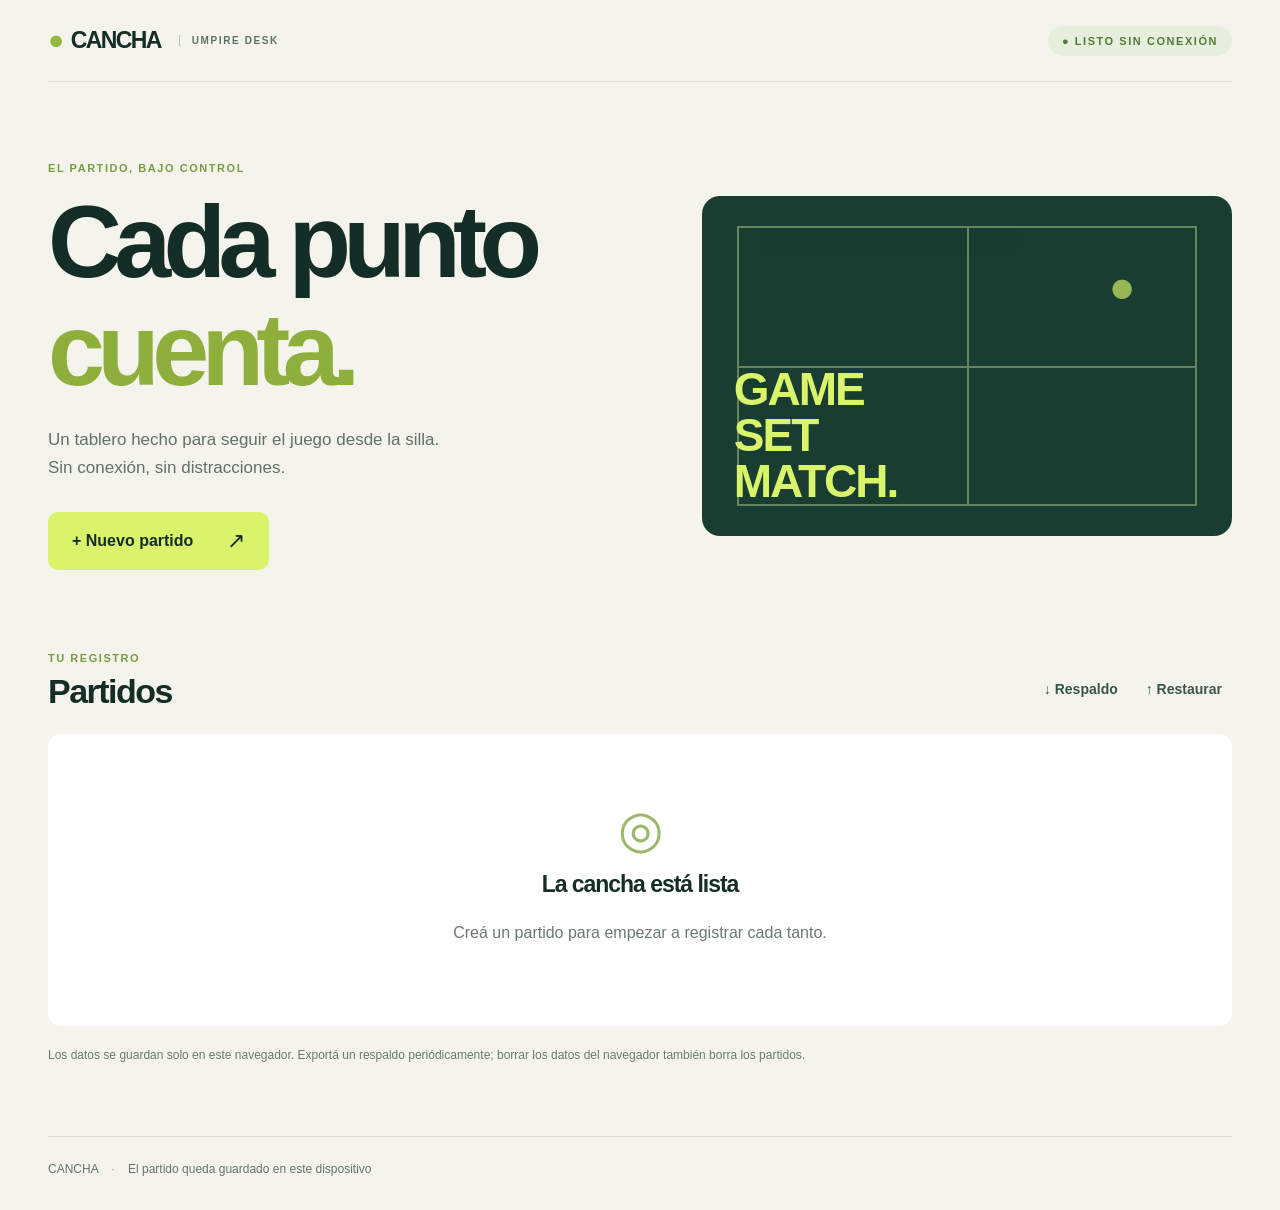
<file: index.html>
<!doctype html>
<html lang="es">
<head>
  <meta charset="utf-8">
  <meta name="viewport" content="width=device-width, initial-scale=1, viewport-fit=cover">
  <meta name="theme-color" content="#142d27">
  <meta name="description" content="Tablero de tenis para jueces de silla. Funciona sin conexión.">
  <link rel="manifest" href="./manifest.webmanifest">
  <link rel="icon" href="./icon.svg" type="image/svg+xml">
  <link rel="stylesheet" href="./styles.css">
  <title>Cancha · Tablero de tenis</title>
</head>
<body>
  <div class="shell">
    <header class="topbar">
      <a class="brand" href="#" id="home-link"><span class="brand-mark">●</span> CANCHA <small>UMPIRE DESK</small></a>
      <span class="offline-pill" id="network-status">● LISTO SIN CONEXIÓN</span>
    </header>
    <main id="app"></main>
    <footer>CANCHA <span>·</span> El partido queda guardado en este dispositivo</footer>
  </div>
  <div id="toast" role="status" aria-live="polite"></div>
  <script type="module" src="./app.js"></script>
</body>
</html>
</file>
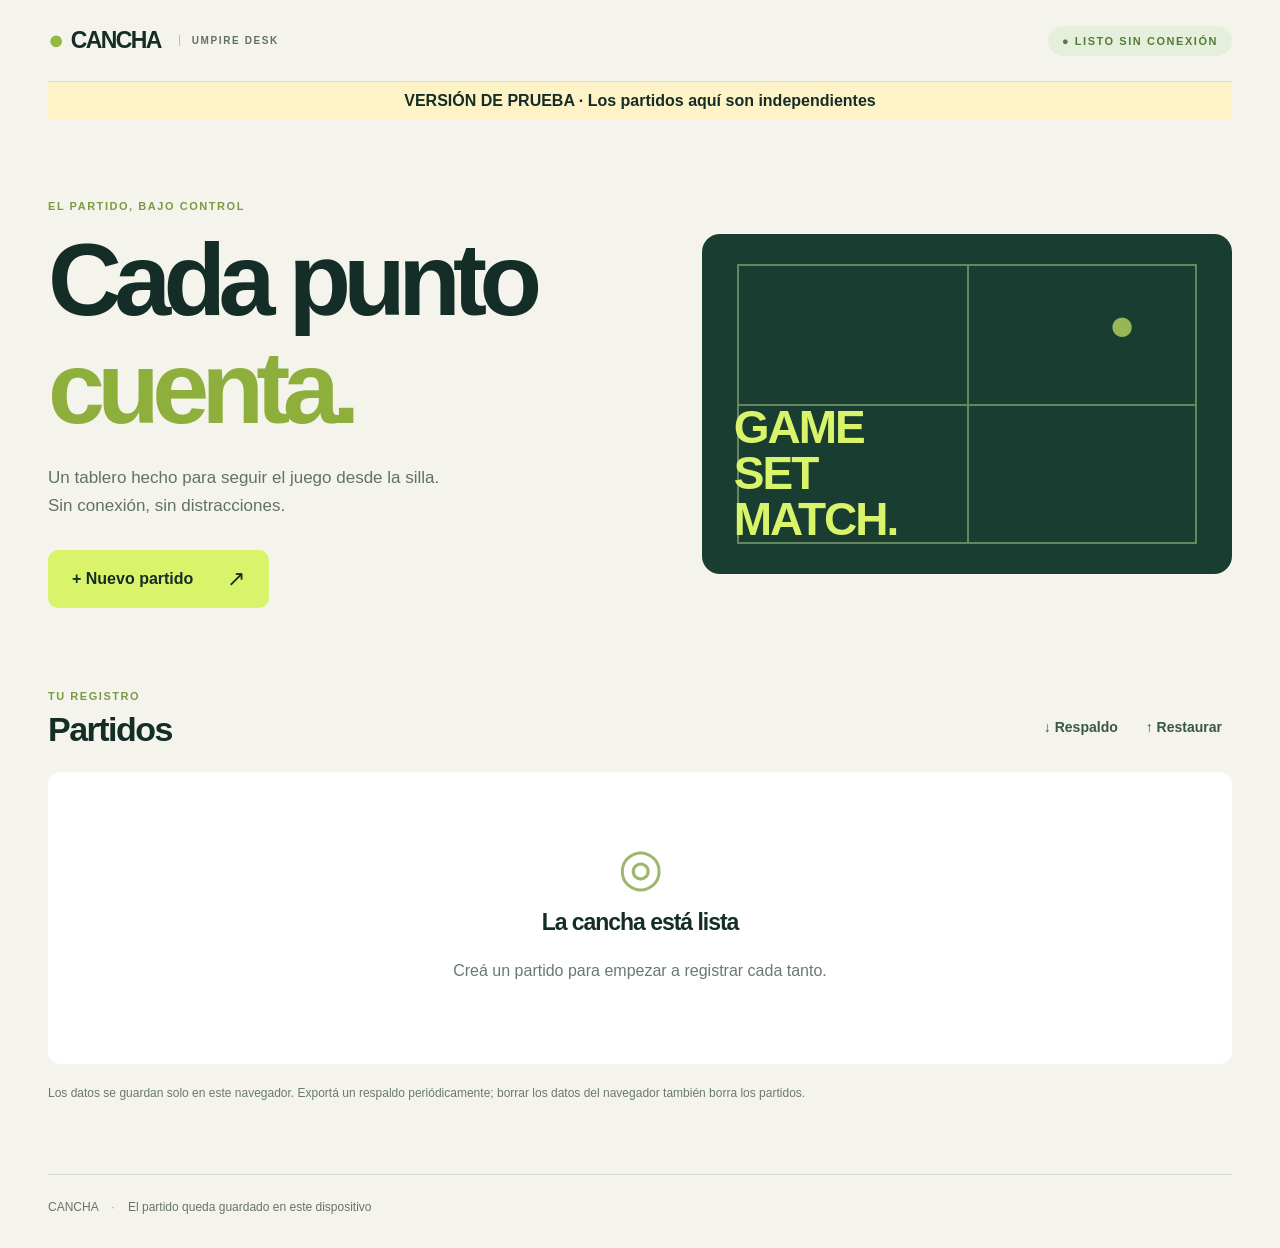
<file: prueba/index.html>
<!doctype html>
<html lang="es">
<head>
  <meta charset="utf-8">
  <meta name="viewport" content="width=device-width, initial-scale=1, viewport-fit=cover">
  <meta name="theme-color" content="#142d27">
  <meta name="description" content="Tablero de tenis para jueces de silla. Funciona sin conexión.">
  <link rel="manifest" href="./manifest.webmanifest">
  <link rel="icon" href="./icon.svg" type="image/svg+xml">
  <link rel="stylesheet" href="./styles.css">
  <title>PRUEBA · Cancha · Tablero de tenis</title>
</head>
<body>
  <div class="shell">
    <header class="topbar">
      <a class="brand" href="#" id="home-link"><span class="brand-mark">●</span> CANCHA <small>UMPIRE DESK</small></a>
      <span class="offline-pill" id="network-status">● LISTO SIN CONEXIÓN</span>
    </header>
    <div style="background:#fef3c7;padding:10px;text-align:center;font-weight:bold">VERSIÓN DE PRUEBA · Los partidos aquí son independientes</div><main id="app"></main>
    <footer>CANCHA <span>·</span> El partido queda guardado en este dispositivo</footer>
  </div>
  <div id="toast" role="status" aria-live="polite"></div>
  <script type="module" src="./app.js"></script>
</body>
</html>
</file>
<file: styles.css>
:root{font-family:"DM Sans",Arial,sans-serif;color:#142d27;background:#f4f4ec;font-synthesis:none}
*{box-sizing:border-box}
[hidden]{display:none!important}
body{margin:0;min-width:320px}
button,input,select{font:inherit}
button{cursor:pointer}
button:disabled{opacity:.45;cursor:not-allowed}
button:focus-visible,input:focus-visible,select:focus-visible,a:focus-visible{outline:3px solid #5b7fef;outline-offset:3px}
.shell{max-width:1280px;margin:auto;padding:0 clamp(16px,4vw,48px)}
.topbar{height:82px;display:flex;align-items:center;justify-content:space-between;border-bottom:1px solid #dcded3;gap:12px}
.brand{font-family:"Space Grotesk",sans-serif;font-weight:700;font-size:23px;letter-spacing:-1.6px;color:#142d27;text-decoration:none;white-space:nowrap;display:flex;align-items:center;gap:8px}
.brand-mark{color:#92b941;font-size:27px}
.brand small{border-left:1px solid #b7c1af;padding-left:12px;margin-left:10px;font:700 10px "DM Sans",sans-serif;letter-spacing:1.6px;color:#607065}
.offline-pill,.eyebrow,.badge,.team-tag,.field-label{font-size:11px;letter-spacing:1.55px;font-weight:800}
.offline-pill{color:#527d37;background:#e6eedc;border-radius:20px;padding:9px 14px;white-space:nowrap}
footer{border-top:1px solid #dcded3;padding:25px 0 34px;margin-top:72px;color:#66746b;font-size:12px}
footer span{padding:0 10px;color:#9bab9e}
h1,h2,h3,p{margin-top:0}
h1,h2,h3{font-family:"Space Grotesk",sans-serif;letter-spacing:-.045em}
h1{font-size:clamp(44px,6vw,72px);line-height:1.05;margin-bottom:20px}
h2{font-size:clamp(25px,3vw,34px);line-height:1.15;margin-bottom:0}
h3{font-size:23px}
.eyebrow{color:#7a9a44;margin-bottom:14px}
.accent,em{color:#8eaf3c;font-style:normal}
.button{border:0;border-radius:10px;display:inline-flex;align-items:center;justify-content:center;gap:12px;padding:13px 18px;font-weight:700;font-size:14px;min-height:44px;text-decoration:none;white-space:nowrap}
.button.primary{background:#d9f36a;color:#142d27}
.button.primary:hover{background:#c9e64c}
.button.large{font-size:16px;min-height:58px;padding:16px 24px}
.button.large span{font-size:22px;margin-left:22px}
.button.outline{border:1px solid #bac7b8;background:transparent;color:#244339}
.button.outline:hover,.button.subtle:hover{background:#e5ecdc}
.button.subtle{background:transparent;color:#385749;padding:10px}
.button.full{width:100%;margin-top:22px}
.hero{display:grid;grid-template-columns:1fr .85fr;gap:30px;align-items:center;padding:80px 0 82px}
.hero h1{font-size:clamp(54px,8vw,104px);letter-spacing:-.075em;margin-bottom:23px}
.hero p:not(.eyebrow){font-size:17px;color:#617168;max-width:400px;line-height:1.65;margin-bottom:30px}
.hero-court{background:#193e31;border-radius:18px;height:340px;position:relative;overflow:hidden;padding:32px;display:flex;align-items:flex-end;justify-content:space-between}
.court-lines{position:absolute;inset:30px 35px;border:2px solid #8eac79;opacity:.65}
.court-lines:before{content:"";position:absolute;left:50%;top:0;bottom:0;border-left:2px solid #8eac79}
.court-lines:after{content:"";position:absolute;left:0;right:0;top:50%;border-top:2px solid #8eac79}
.court-lines span{position:absolute;right:13%;top:12%;color:#dbf66a;font-size:45px}
.hero-court b{position:relative;color:#d9f36a;font:700 46px/1 "Space Grotesk",sans-serif;letter-spacing:-2px}
.section-head{display:flex;justify-content:space-between;align-items:end;gap:15px;margin-bottom:23px}
.section-head .eyebrow{margin-bottom:8px}
.section-head.compact{margin-bottom:22px}
.head-actions,.match-actions{display:flex;gap:8px;flex-wrap:wrap}
.match-list{display:grid;grid-template-columns:repeat(2,minmax(0,1fr));gap:15px}
.match-card{border:1px solid #dfe3d6;background:#fff;border-radius:13px;text-align:left;padding:22px;display:flex;flex-direction:column;gap:21px;color:#142d27;min-width:0}
.match-card:hover{border-color:#9cbd61;transform:translateY(-2px)}
.match-card-top,.match-card-bottom{display:flex;justify-content:space-between;align-items:center;gap:10px}
.match-card-top .eyebrow{margin:0}
.badge{background:#edf0e7;color:#557066;border-radius:20px;padding:8px 11px;white-space:nowrap;font-size:10px}
.badge.live{background:#dff0c0;color:#3b6425}
.match-card-names{font:700 21px "Space Grotesk",sans-serif;display:flex;flex-wrap:wrap;align-items:center;gap:9px;overflow-wrap:anywhere}
.match-card-description{font:700 15px "Space Grotesk",sans-serif;color:#315a45;overflow-wrap:anywhere}
.match-card-names span{color:#91a28e;font:800 10px "DM Sans",sans-serif}
.match-card-bottom{border-top:1px solid #e8ebe4;padding-top:13px;color:#5e7065;font-size:13px}
.match-card-bottom span{color:#315a45;font-weight:700}
.empty{background:#fff;text-align:center;padding:65px 20px;border-radius:13px}
.empty>span{display:block;color:#9db76b;font-size:52px;margin-bottom:12px}
.empty p,.muted,.storage-note{color:#697a6d;line-height:1.5}
.storage-note{font-size:12px;margin:20px 0}
.page-title{padding:42px 0 23px}
.page-title .back{margin-bottom:35px}
.page-title p:last-child{color:#66776a}
.back{background:none;border:none;padding:12px 0;min-height:44px;color:#42604d;font-weight:700;font-size:14px}
.panel{background:#fff;border:1px solid #e3e7dd;border-radius:13px;padding:26px;margin:15px 0}
.segmented{display:flex;gap:10px}
.segmented button{border:1px solid #d8ded3;background:#f7f8f3;padding:15px 25px;border-radius:9px;min-width:125px;font-weight:700}
.segmented button.active{background:#193e31;color:#fff;border-color:#193e31}
.setup-teams{display:grid;grid-template-columns:repeat(2,minmax(0,1fr));gap:20px}
.setup-team{background:#f6f7f2;border-radius:10px;padding:20px}
.team-tag{color:#82974e;margin-bottom:19px}
.field{display:flex;flex-direction:column;gap:8px;color:#355448;font-weight:700;font-size:13px;margin-bottom:16px}
.field input,.field select{width:100%;border:1px solid #d2dcd1;border-radius:8px;background:#fff;color:#142d27;padding:13px;font-size:16px;min-height:48px}
.field input::placeholder{color:#9cad9d}
.match-description-field{margin:22px 0 0}
.photo-field{display:inline-flex;align-items:center;min-height:44px;color:#496b50;border:1px dashed #9fb499;border-radius:8px;padding:11px 15px;cursor:pointer;font-size:13px;font-weight:700}
.photo-actions{display:flex;flex-wrap:wrap;gap:8px}
.photo-label{display:block;font-size:12px;color:#56794d;margin-top:7px;overflow-wrap:anywhere}
.setup-submit{text-align:right;margin-top:22px}
.match-toolbar{display:flex;justify-content:space-between;align-items:center;padding-top:28px}
.match-heading{display:flex;justify-content:space-between;align-items:end;padding:37px 0 24px;gap:18px}
.match-heading h1{margin:0}
.match-description{color:#365b46;font:700 clamp(16px,2.4vw,22px) "Space Grotesk",sans-serif;margin:12px 0 0;overflow-wrap:anywhere}
.timer{text-align:right}
.timer span,.server-strip small{display:block;color:#7a887c;font-size:10px;letter-spacing:1.4px;font-weight:800;margin-bottom:6px}
.timer strong{font:700 clamp(25px,4vw,42px) "Space Grotesk",sans-serif;font-variant-numeric:tabular-nums}
.scoreboard{background:#142d27;border-radius:14px;color:#f6f8ef;overflow:hidden}
.board-top{display:flex;justify-content:space-between;align-items:center;padding:21px 25px;border-bottom:1px solid #3c574a;color:#b1c9a9;font-size:11px;font-weight:800;letter-spacing:1.4px}
.board-labels{display:flex;justify-content:space-between;width:260px}
.board-labels span:last-child{min-width:74px;text-align:center}
.score-row{display:flex;align-items:center;gap:10px;min-height:117px;padding:14px 25px;border-bottom:1px solid #3c574a}
.score-row.serving{background:#1b3d30}
.score-team{display:flex;align-items:center;gap:15px;flex:1;min-width:0}
.team-letter{background:#345749;color:#d9f36a;border-radius:7px;width:36px;height:36px;display:grid;place-items:center;flex:none;font-weight:800}
.score-players{display:flex;flex-direction:column;gap:5px;min-width:0}
.player-name{display:flex;align-items:center;gap:8px;font:700 clamp(14px,2vw,21px) "Space Grotesk",sans-serif;overflow-wrap:anywhere}
.player-serve-dot{color:#d9f36a;font:700 15px "DM Sans",sans-serif;margin-left:3px;line-height:1}
.total-points{color:#aac9a2;font-size:10px;font-weight:800;letter-spacing:1px;margin-top:3px}
.total-points b{color:#d9f36a;font-size:15px;margin-left:6px;font-variant-numeric:tabular-nums}
.avatar{width:29px;height:29px;object-fit:cover;border-radius:50%;flex:none}
.avatar.fallback{display:grid;place-items:center;background:#657f61;color:#fff;font:700 14px "DM Sans",sans-serif}
.serve-indicator{font-size:10px;color:#d9f36a;font-weight:800;letter-spacing:1px;min-width:60px}
.set-values{display:flex;gap:5px}
.set-cell{width:47px;height:52px;display:grid;place-items:center;background:#294438;border-radius:6px;font:700 23px "Space Grotesk",sans-serif}
.set-cell.active-set{background:#47734b;color:#e3f67c}
.point-value{width:74px;text-align:center;font:700 35px "Space Grotesk",sans-serif;color:#d9f36a;font-variant-numeric:tabular-nums}
.board-bottom{display:flex;justify-content:space-between;align-items:center;gap:14px;padding:16px 25px;color:#c6d9bb;font-size:12px;font-weight:800;letter-spacing:.6px}
.board-bottom button{border:0;background:transparent;color:#d9f36a;font-weight:700;white-space:nowrap;min-height:44px}
.server-strip{display:flex;align-items:center;gap:12px;padding:16px 0 23px;border-bottom:1px solid #dbe1d6}
.server-strip .avatar{width:42px;height:42px}
.server-strip strong{font-size:16px}
.server-strip small{margin-bottom:3px}
.server-strip .change-server{margin-left:auto;white-space:normal;text-align:center}
.point-entry{margin-top:30px}
.winner-buttons{display:grid;grid-template-columns:repeat(2,minmax(0,1fr));gap:15px}
.winner-button{text-align:left;display:flex;flex-direction:column;justify-content:space-between;min-height:135px;padding:19px;border:1px solid #c9d7c3;border-radius:10px;background:#fff;color:#193e31}
.winner-button:hover{background:#ebf6d3;border-color:#92b85b}
.winner-button span{font-size:11px;letter-spacing:1px;font-weight:800;color:#648449}
.winner-button strong{font:700 clamp(17px,2.4vw,24px) "Space Grotesk",sans-serif;overflow-wrap:anywhere}
.winner-button .winner-avatars{display:flex;align-items:center;gap:4px;margin:9px 0}
.winner-avatars .avatar{width:32px;height:32px}
.match-actions{margin-top:22px}
.interruption-actions{display:flex;flex-wrap:wrap;gap:9px;margin-top:22px}
.button.danger{border-color:#d3b3a5;color:#8a422d}
.button.danger:hover{background:#f9eee8}
.start-box{text-align:center;background:#fff;border-radius:12px;padding:35px 20px;margin-top:25px}
.start-box p{color:#6b7c6d}
.paused-box{background:#edf1e8}
.finished-box{background:#ecf3dc}
.detail{background:#fff;border:1px solid #e0e5d9;border-radius:12px;padding:25px;margin-top:30px;scroll-margin-top:15px}
.stats-description{color:#365b46;font:700 18px "Space Grotesk",sans-serif;overflow-wrap:anywhere;margin:0 0 16px}
.stats-scopes{display:flex;gap:8px;flex-wrap:wrap;margin:20px 0}
.duration-cards{display:grid;grid-template-columns:repeat(auto-fit,minmax(170px,1fr));gap:10px;margin-bottom:16px}
.duration-card{background:#f4f6f0;border-radius:9px;padding:16px;min-width:0}
.duration-card small{display:block;color:#607568;font-size:10px;font-weight:800;letter-spacing:1px;line-height:1.4;margin-bottom:7px}
.duration-card strong{font:700 23px "Space Grotesk",sans-serif;font-variant-numeric:tabular-nums}
.stats-current{font-size:13px;font-weight:700;color:#476247;margin:20px 0 8px}
.stats-scroll{overflow:auto}
table{width:100%;border-collapse:collapse;min-width:460px;text-align:right;font-size:14px}
th:first-child{text-align:left}
th,td{padding:13px;border-bottom:1px solid #e9eee5}
thead th{font-size:11px;color:#698074;letter-spacing:.4px}
.total-row{background:#f1f5e8;font-weight:800}
.player-stats{display:grid;grid-template-columns:repeat(2,minmax(0,1fr));gap:8px}
.player-stats>div{background:#f4f6f0;border-radius:8px;padding:13px}
.player-stats strong,.player-stats small{display:block}
.player-stats small{color:#728274;margin-top:5px;line-height:1.5}
.history-list{max-height:520px;overflow:auto}
.history-row{display:flex;gap:13px;align-items:center;padding:13px 0;border-bottom:1px solid #e9eee5}
.history-number{font:700 19px "Space Grotesk",sans-serif;color:#8aa85c}
.history-row>div{flex:1;min-width:0}
.history-row strong,.history-row small{display:block;overflow-wrap:anywhere}
.history-row small{color:#758578;margin-top:4px}
.modal-backdrop{position:fixed;inset:0;z-index:10;background:#092118b8;display:flex;justify-content:center;align-items:center;padding:15px}
.modal{background:#fff;border-radius:16px;width:min(560px,100%);max-height:min(90vh,850px);overflow:auto;padding:25px}
.modal-head{display:flex;justify-content:space-between;align-items:start}
.modal h2{margin-bottom:20px}
.icon-button{border:0;background:#eff3ea;width:38px;height:38px;border-radius:50%;font-size:25px}
.category-grid{display:grid;grid-template-columns:repeat(2,minmax(0,1fr));gap:12px;margin:18px 0 21px}
.category-column{display:flex;flex-direction:column;gap:8px;min-width:0}
.category-column .field-label{margin:0 0 4px}
.category{min-height:48px;width:100%;border:1px solid #d9e3d5;border-radius:8px;background:#f6f8f2;text-align:left;padding:10px;font-size:13px;color:#365846;font-weight:700}
.category.selected{background:#d9f36a;border-color:#90b33e;color:#142d27}
.choice-buttons{display:flex;gap:9px;margin:9px 0 21px}
.choice-button{flex:1;display:inline-flex;align-items:center;justify-content:center;gap:7px;min-width:0;min-height:52px;padding:10px;border:1px solid #cad9c5;border-radius:8px;background:#f7f9f3;color:#274737;font-size:14px;font-weight:700;overflow-wrap:anywhere}
.choice-button.selected{background:#193e31;border-color:#193e31;color:#fff}
.choice-button .avatar{width:26px;height:26px}
.choice-avatars{display:inline-flex;gap:2px;flex:none}
.choice-avatars .avatar{width:24px;height:24px}
.choice-button:hover:not(.selected){background:#e8f1db}
.validation{background:#fff2df;color:#8d4829;padding:12px;border-radius:8px;font-size:13px}
.attribution-note{color:#66776a;font-size:12px;line-height:1.45;margin:-4px 0 0}
#toast{position:fixed;left:50%;bottom:22px;transform:translate(-50%,20px);opacity:0;pointer-events:none;background:#142d27;color:#fff;padding:13px 20px;border-radius:9px;z-index:20;max-width:min(90vw,540px);transition:.2s}
#toast.visible{opacity:1;transform:translate(-50%,0)}
@media(max-width:750px){
  .topbar{height:68px}.brand small{display:none}.offline-pill{font-size:9px;padding:7px}
  .hero{grid-template-columns:1fr;padding:48px 0}.hero-court{height:220px}.hero-court b{font-size:32px}
  .match-list,.setup-teams{grid-template-columns:1fr}
  .match-heading{padding-top:27px}
  .board-top{padding:17px 12px}.board-labels{width:167px}.board-labels span:last-child{min-width:50px}
  .score-row{padding:12px;min-height:100px;gap:5px}
  .score-team{gap:7px}.team-letter{width:27px;height:28px;font-size:12px}
  .score-players .avatar{width:23px;height:23px}.player-name{font-size:14px}
  .serve-indicator{min-width:30px;font-size:8px}
  .set-cell{width:31px;height:40px;font-size:17px}.set-values{gap:3px}
  .point-value{width:49px;font-size:25px}
  .board-bottom{padding:15px 12px;font-size:10px}
  .winner-button{min-height:165px;padding:13px}
}
@media(max-width:430px){
  .match-heading{align-items:center}.match-heading h1{font-size:43px}.timer span{font-size:8px}
  .score-row{flex-wrap:wrap}.score-team{flex-basis:100%}.serve-indicator{margin-left:34px;flex:1}
  .board-top .board-labels{width:150px}.section-head{align-items:start}
  .match-actions .button{flex:1}.head-actions{justify-content:flex-end}
  .server-strip{flex-wrap:wrap}.server-strip .change-server{width:100%;margin-left:0}
  .modal{padding:18px}.category-grid{gap:7px}.category{font-size:12px}
  .detail{padding:16px}.stats-scopes .button{flex:1}
}
</file>
<file: prueba/styles.css>
:root{font-family:"DM Sans",Arial,sans-serif;color:#142d27;background:#f4f4ec;font-synthesis:none}
*{box-sizing:border-box}
[hidden]{display:none!important}
body{margin:0;min-width:320px}
button,input,select{font:inherit}
button{cursor:pointer}
button:disabled{opacity:.45;cursor:not-allowed}
button:focus-visible,input:focus-visible,select:focus-visible,a:focus-visible{outline:3px solid #5b7fef;outline-offset:3px}
.shell{max-width:1280px;margin:auto;padding:0 clamp(16px,4vw,48px)}
.topbar{height:82px;display:flex;align-items:center;justify-content:space-between;border-bottom:1px solid #dcded3;gap:12px}
.brand{font-family:"Space Grotesk",sans-serif;font-weight:700;font-size:23px;letter-spacing:-1.6px;color:#142d27;text-decoration:none;white-space:nowrap;display:flex;align-items:center;gap:8px}
.brand-mark{color:#92b941;font-size:27px}
.brand small{border-left:1px solid #b7c1af;padding-left:12px;margin-left:10px;font:700 10px "DM Sans",sans-serif;letter-spacing:1.6px;color:#607065}
.offline-pill,.eyebrow,.badge,.team-tag,.field-label{font-size:11px;letter-spacing:1.55px;font-weight:800}
.offline-pill{color:#527d37;background:#e6eedc;border-radius:20px;padding:9px 14px;white-space:nowrap}
footer{border-top:1px solid #dcded3;padding:25px 0 34px;margin-top:72px;color:#66746b;font-size:12px}
footer span{padding:0 10px;color:#9bab9e}
h1,h2,h3,p{margin-top:0}
h1,h2,h3{font-family:"Space Grotesk",sans-serif;letter-spacing:-.045em}
h1{font-size:clamp(44px,6vw,72px);line-height:1.05;margin-bottom:20px}
h2{font-size:clamp(25px,3vw,34px);line-height:1.15;margin-bottom:0}
h3{font-size:23px}
.eyebrow{color:#7a9a44;margin-bottom:14px}
.accent,em{color:#8eaf3c;font-style:normal}
.button{border:0;border-radius:10px;display:inline-flex;align-items:center;justify-content:center;gap:12px;padding:13px 18px;font-weight:700;font-size:14px;min-height:44px;text-decoration:none;white-space:nowrap}
.button.primary{background:#d9f36a;color:#142d27}
.button.primary:hover{background:#c9e64c}
.button.large{font-size:16px;min-height:58px;padding:16px 24px}
.button.large span{font-size:22px;margin-left:22px}
.button.outline{border:1px solid #bac7b8;background:transparent;color:#244339}
.button.outline:hover,.button.subtle:hover{background:#e5ecdc}
.button.subtle{background:transparent;color:#385749;padding:10px}
.button.full{width:100%;margin-top:22px}
.hero{display:grid;grid-template-columns:1fr .85fr;gap:30px;align-items:center;padding:80px 0 82px}
.hero h1{font-size:clamp(54px,8vw,104px);letter-spacing:-.075em;margin-bottom:23px}
.hero p:not(.eyebrow){font-size:17px;color:#617168;max-width:400px;line-height:1.65;margin-bottom:30px}
.hero-court{background:#193e31;border-radius:18px;height:340px;position:relative;overflow:hidden;padding:32px;display:flex;align-items:flex-end;justify-content:space-between}
.court-lines{position:absolute;inset:30px 35px;border:2px solid #8eac79;opacity:.65}
.court-lines:before{content:"";position:absolute;left:50%;top:0;bottom:0;border-left:2px solid #8eac79}
.court-lines:after{content:"";position:absolute;left:0;right:0;top:50%;border-top:2px solid #8eac79}
.court-lines span{position:absolute;right:13%;top:12%;color:#dbf66a;font-size:45px}
.hero-court b{position:relative;color:#d9f36a;font:700 46px/1 "Space Grotesk",sans-serif;letter-spacing:-2px}
.section-head{display:flex;justify-content:space-between;align-items:end;gap:15px;margin-bottom:23px}
.section-head .eyebrow{margin-bottom:8px}
.section-head.compact{margin-bottom:22px}
.head-actions,.match-actions{display:flex;gap:8px;flex-wrap:wrap}
.match-list{display:grid;grid-template-columns:repeat(2,minmax(0,1fr));gap:15px}
.match-card{border:1px solid #dfe3d6;background:#fff;border-radius:13px;text-align:left;padding:22px;display:flex;flex-direction:column;gap:21px;color:#142d27;min-width:0}
.match-card:hover{border-color:#9cbd61;transform:translateY(-2px)}
.match-card-top,.match-card-bottom{display:flex;justify-content:space-between;align-items:center;gap:10px}
.match-card-top .eyebrow{margin:0}
.badge{background:#edf0e7;color:#557066;border-radius:20px;padding:8px 11px;white-space:nowrap;font-size:10px}
.badge.live{background:#dff0c0;color:#3b6425}
.match-card-names{font:700 21px "Space Grotesk",sans-serif;display:flex;flex-wrap:wrap;align-items:center;gap:9px;overflow-wrap:anywhere}
.match-card-description{font:700 15px "Space Grotesk",sans-serif;color:#315a45;overflow-wrap:anywhere}
.match-card-names span{color:#91a28e;font:800 10px "DM Sans",sans-serif}
.match-card-bottom{border-top:1px solid #e8ebe4;padding-top:13px;color:#5e7065;font-size:13px}
.match-card-bottom span{color:#315a45;font-weight:700}
.empty{background:#fff;text-align:center;padding:65px 20px;border-radius:13px}
.empty>span{display:block;color:#9db76b;font-size:52px;margin-bottom:12px}
.empty p,.muted,.storage-note{color:#697a6d;line-height:1.5}
.storage-note{font-size:12px;margin:20px 0}
.page-title{padding:42px 0 23px}
.page-title .back{margin-bottom:35px}
.page-title p:last-child{color:#66776a}
.back{background:none;border:none;padding:12px 0;min-height:44px;color:#42604d;font-weight:700;font-size:14px}
.panel{background:#fff;border:1px solid #e3e7dd;border-radius:13px;padding:26px;margin:15px 0}
.segmented{display:flex;gap:10px}
.segmented button{border:1px solid #d8ded3;background:#f7f8f3;padding:15px 25px;border-radius:9px;min-width:125px;font-weight:700}
.segmented button.active{background:#193e31;color:#fff;border-color:#193e31}
.setup-teams{display:grid;grid-template-columns:repeat(2,minmax(0,1fr));gap:20px}
.setup-team{background:#f6f7f2;border-radius:10px;padding:20px}
.team-tag{color:#82974e;margin-bottom:19px}
.field{display:flex;flex-direction:column;gap:8px;color:#355448;font-weight:700;font-size:13px;margin-bottom:16px}
.field input,.field select{width:100%;border:1px solid #d2dcd1;border-radius:8px;background:#fff;color:#142d27;padding:13px;font-size:16px;min-height:48px}
.field input::placeholder{color:#9cad9d}
.match-description-field{margin:22px 0 0}
.photo-field{display:inline-flex;align-items:center;min-height:44px;color:#496b50;border:1px dashed #9fb499;border-radius:8px;padding:11px 15px;cursor:pointer;font-size:13px;font-weight:700}
.photo-actions{display:flex;flex-wrap:wrap;gap:8px}
.photo-label{display:block;font-size:12px;color:#56794d;margin-top:7px;overflow-wrap:anywhere}
.setup-submit{text-align:right;margin-top:22px}
.match-toolbar{display:flex;justify-content:space-between;align-items:center;padding-top:28px}
.match-heading{display:flex;justify-content:space-between;align-items:end;padding:37px 0 24px;gap:18px}
.match-heading h1{margin:0}
.match-description{color:#365b46;font:700 clamp(16px,2.4vw,22px) "Space Grotesk",sans-serif;margin:12px 0 0;overflow-wrap:anywhere}
.timer{text-align:right}
.timer span,.server-strip small{display:block;color:#7a887c;font-size:10px;letter-spacing:1.4px;font-weight:800;margin-bottom:6px}
.timer strong{font:700 clamp(25px,4vw,42px) "Space Grotesk",sans-serif;font-variant-numeric:tabular-nums}
.scoreboard{background:#142d27;border-radius:14px;color:#f6f8ef;overflow:hidden}
.board-top{display:flex;justify-content:space-between;align-items:center;padding:21px 25px;border-bottom:1px solid #3c574a;color:#b1c9a9;font-size:11px;font-weight:800;letter-spacing:1.4px}
.board-labels{display:flex;justify-content:space-between;width:260px}
.board-labels span:last-child{min-width:74px;text-align:center}
.score-row{display:flex;align-items:center;gap:10px;min-height:117px;padding:14px 25px;border-bottom:1px solid #3c574a}
.score-row.serving{background:#1b3d30}
.score-team{display:flex;align-items:center;gap:15px;flex:1;min-width:0}
.team-letter{background:#345749;color:#d9f36a;border-radius:7px;width:36px;height:36px;display:grid;place-items:center;flex:none;font-weight:800}
.score-players{display:flex;flex-direction:column;gap:5px;min-width:0}
.player-name{display:flex;align-items:center;gap:8px;font:700 clamp(14px,2vw,21px) "Space Grotesk",sans-serif;overflow-wrap:anywhere}
.player-serve-dot{color:#d9f36a;font:700 15px "DM Sans",sans-serif;margin-left:3px;line-height:1}
.total-points{color:#aac9a2;font-size:10px;font-weight:800;letter-spacing:1px;margin-top:3px}
.total-points b{color:#d9f36a;font-size:15px;margin-left:6px;font-variant-numeric:tabular-nums}
.avatar{width:29px;height:29px;object-fit:cover;border-radius:50%;flex:none}
.avatar.fallback{display:grid;place-items:center;background:#657f61;color:#fff;font:700 14px "DM Sans",sans-serif}
.serve-indicator{font-size:10px;color:#d9f36a;font-weight:800;letter-spacing:1px;min-width:60px}
.set-values{display:flex;gap:5px}
.set-cell{width:47px;height:52px;display:grid;place-items:center;background:#294438;border-radius:6px;font:700 23px "Space Grotesk",sans-serif}
.set-cell.active-set{background:#47734b;color:#e3f67c}
.point-value{width:74px;text-align:center;font:700 35px "Space Grotesk",sans-serif;color:#d9f36a;font-variant-numeric:tabular-nums}
.board-bottom{display:flex;justify-content:space-between;align-items:center;gap:14px;padding:16px 25px;color:#c6d9bb;font-size:12px;font-weight:800;letter-spacing:.6px}
.board-bottom button{border:0;background:transparent;color:#d9f36a;font-weight:700;white-space:nowrap;min-height:44px}
.server-strip{display:flex;align-items:center;gap:12px;padding:16px 0 23px;border-bottom:1px solid #dbe1d6}
.server-strip .avatar{width:42px;height:42px}
.server-strip strong{font-size:16px}
.server-strip small{margin-bottom:3px}
.server-strip .change-server{margin-left:auto;white-space:normal;text-align:center}
.point-entry{margin-top:30px}
.winner-buttons{display:grid;grid-template-columns:repeat(2,minmax(0,1fr));gap:15px}
.winner-button{text-align:left;display:flex;flex-direction:column;justify-content:space-between;min-height:135px;padding:19px;border:1px solid #c9d7c3;border-radius:10px;background:#fff;color:#193e31}
.winner-button:hover{background:#ebf6d3;border-color:#92b85b}
.winner-button span{font-size:11px;letter-spacing:1px;font-weight:800;color:#648449}
.winner-button strong{font:700 clamp(17px,2.4vw,24px) "Space Grotesk",sans-serif;overflow-wrap:anywhere}
.winner-button .winner-avatars{display:flex;align-items:center;gap:4px;margin:9px 0}
.winner-avatars .avatar{width:32px;height:32px}
.match-actions{margin-top:22px}
.interruption-actions{display:flex;flex-wrap:wrap;gap:9px;margin-top:22px}
.button.danger{border-color:#d3b3a5;color:#8a422d}
.button.danger:hover{background:#f9eee8}
.start-box{text-align:center;background:#fff;border-radius:12px;padding:35px 20px;margin-top:25px}
.start-box p{color:#6b7c6d}
.paused-box{background:#edf1e8}
.finished-box{background:#ecf3dc}
.detail{background:#fff;border:1px solid #e0e5d9;border-radius:12px;padding:25px;margin-top:30px;scroll-margin-top:15px}
.stats-description{color:#365b46;font:700 18px "Space Grotesk",sans-serif;overflow-wrap:anywhere;margin:0 0 16px}
.stats-scopes{display:flex;gap:8px;flex-wrap:wrap;margin:20px 0}
.duration-cards{display:grid;grid-template-columns:repeat(auto-fit,minmax(170px,1fr));gap:10px;margin-bottom:16px}
.duration-card{background:#f4f6f0;border-radius:9px;padding:16px;min-width:0}
.duration-card small{display:block;color:#607568;font-size:10px;font-weight:800;letter-spacing:1px;line-height:1.4;margin-bottom:7px}
.duration-card strong{font:700 23px "Space Grotesk",sans-serif;font-variant-numeric:tabular-nums}
.stats-current{font-size:13px;font-weight:700;color:#476247;margin:20px 0 8px}
.stats-scroll{overflow:auto}
table{width:100%;border-collapse:collapse;min-width:460px;text-align:right;font-size:14px}
th:first-child{text-align:left}
th,td{padding:13px;border-bottom:1px solid #e9eee5}
thead th{font-size:11px;color:#698074;letter-spacing:.4px}
.total-row{background:#f1f5e8;font-weight:800}
.player-stats{display:grid;grid-template-columns:repeat(2,minmax(0,1fr));gap:8px}
.player-stats>div{background:#f4f6f0;border-radius:8px;padding:13px}
.player-stats strong,.player-stats small{display:block}
.player-stats small{color:#728274;margin-top:5px;line-height:1.5}
.history-list{max-height:520px;overflow:auto}
.history-row{display:flex;gap:13px;align-items:center;padding:13px 0;border-bottom:1px solid #e9eee5}
.history-number{font:700 19px "Space Grotesk",sans-serif;color:#8aa85c}
.history-row>div{flex:1;min-width:0}
.history-row strong,.history-row small{display:block;overflow-wrap:anywhere}
.history-row small{color:#758578;margin-top:4px}
.modal-backdrop{position:fixed;inset:0;z-index:10;background:#092118b8;display:flex;justify-content:center;align-items:center;padding:15px}
.modal{background:#fff;border-radius:16px;width:min(560px,100%);max-height:min(90vh,850px);overflow:auto;padding:25px}
.modal-head{display:flex;justify-content:space-between;align-items:start}
.modal h2{margin-bottom:20px}
.icon-button{border:0;background:#eff3ea;width:38px;height:38px;border-radius:50%;font-size:25px}
.category-grid{display:grid;grid-template-columns:repeat(2,minmax(0,1fr));gap:12px;margin:18px 0 21px}
.category-column{display:flex;flex-direction:column;gap:8px;min-width:0}
.category-column .field-label{margin:0 0 4px}
.category{min-height:48px;width:100%;border:1px solid #d9e3d5;border-radius:8px;background:#f6f8f2;text-align:left;padding:10px;font-size:13px;color:#365846;font-weight:700}
.category.selected{background:#d9f36a;border-color:#90b33e;color:#142d27}
.choice-buttons{display:flex;gap:9px;margin:9px 0 21px}
.choice-button{flex:1;display:inline-flex;align-items:center;justify-content:center;gap:7px;min-width:0;min-height:52px;padding:10px;border:1px solid #cad9c5;border-radius:8px;background:#f7f9f3;color:#274737;font-size:14px;font-weight:700;overflow-wrap:anywhere}
.choice-button.selected{background:#193e31;border-color:#193e31;color:#fff}
.choice-button .avatar{width:26px;height:26px}
.choice-avatars{display:inline-flex;gap:2px;flex:none}
.choice-avatars .avatar{width:24px;height:24px}
.choice-button:hover:not(.selected){background:#e8f1db}
.validation{background:#fff2df;color:#8d4829;padding:12px;border-radius:8px;font-size:13px}
.attribution-note{color:#66776a;font-size:12px;line-height:1.45;margin:-4px 0 0}
#toast{position:fixed;left:50%;bottom:22px;transform:translate(-50%,20px);opacity:0;pointer-events:none;background:#142d27;color:#fff;padding:13px 20px;border-radius:9px;z-index:20;max-width:min(90vw,540px);transition:.2s}
#toast.visible{opacity:1;transform:translate(-50%,0)}
@media(max-width:750px){
  .topbar{height:68px}.brand small{display:none}.offline-pill{font-size:9px;padding:7px}
  .hero{grid-template-columns:1fr;padding:48px 0}.hero-court{height:220px}.hero-court b{font-size:32px}
  .match-list,.setup-teams{grid-template-columns:1fr}
  .match-heading{padding-top:27px}
  .board-top{padding:17px 12px}.board-labels{width:167px}.board-labels span:last-child{min-width:50px}
  .score-row{padding:12px;min-height:100px;gap:5px}
  .score-team{gap:7px}.team-letter{width:27px;height:28px;font-size:12px}
  .score-players .avatar{width:23px;height:23px}.player-name{font-size:14px}
  .serve-indicator{min-width:30px;font-size:8px}
  .set-cell{width:31px;height:40px;font-size:17px}.set-values{gap:3px}
  .point-value{width:49px;font-size:25px}
  .board-bottom{padding:15px 12px;font-size:10px}
  .winner-button{min-height:165px;padding:13px}
}
@media(max-width:430px){
  .match-heading{align-items:center}.match-heading h1{font-size:43px}.timer span{font-size:8px}
  .score-row{flex-wrap:wrap}.score-team{flex-basis:100%}.serve-indicator{margin-left:34px;flex:1}
  .board-top .board-labels{width:150px}.section-head{align-items:start}
  .match-actions .button{flex:1}.head-actions{justify-content:flex-end}
  .server-strip{flex-wrap:wrap}.server-strip .change-server{width:100%;margin-left:0}
  .modal{padding:18px}.category-grid{gap:7px}.category{font-size:12px}
  .detail{padding:16px}.stats-scopes .button{flex:1}
}
</file>
